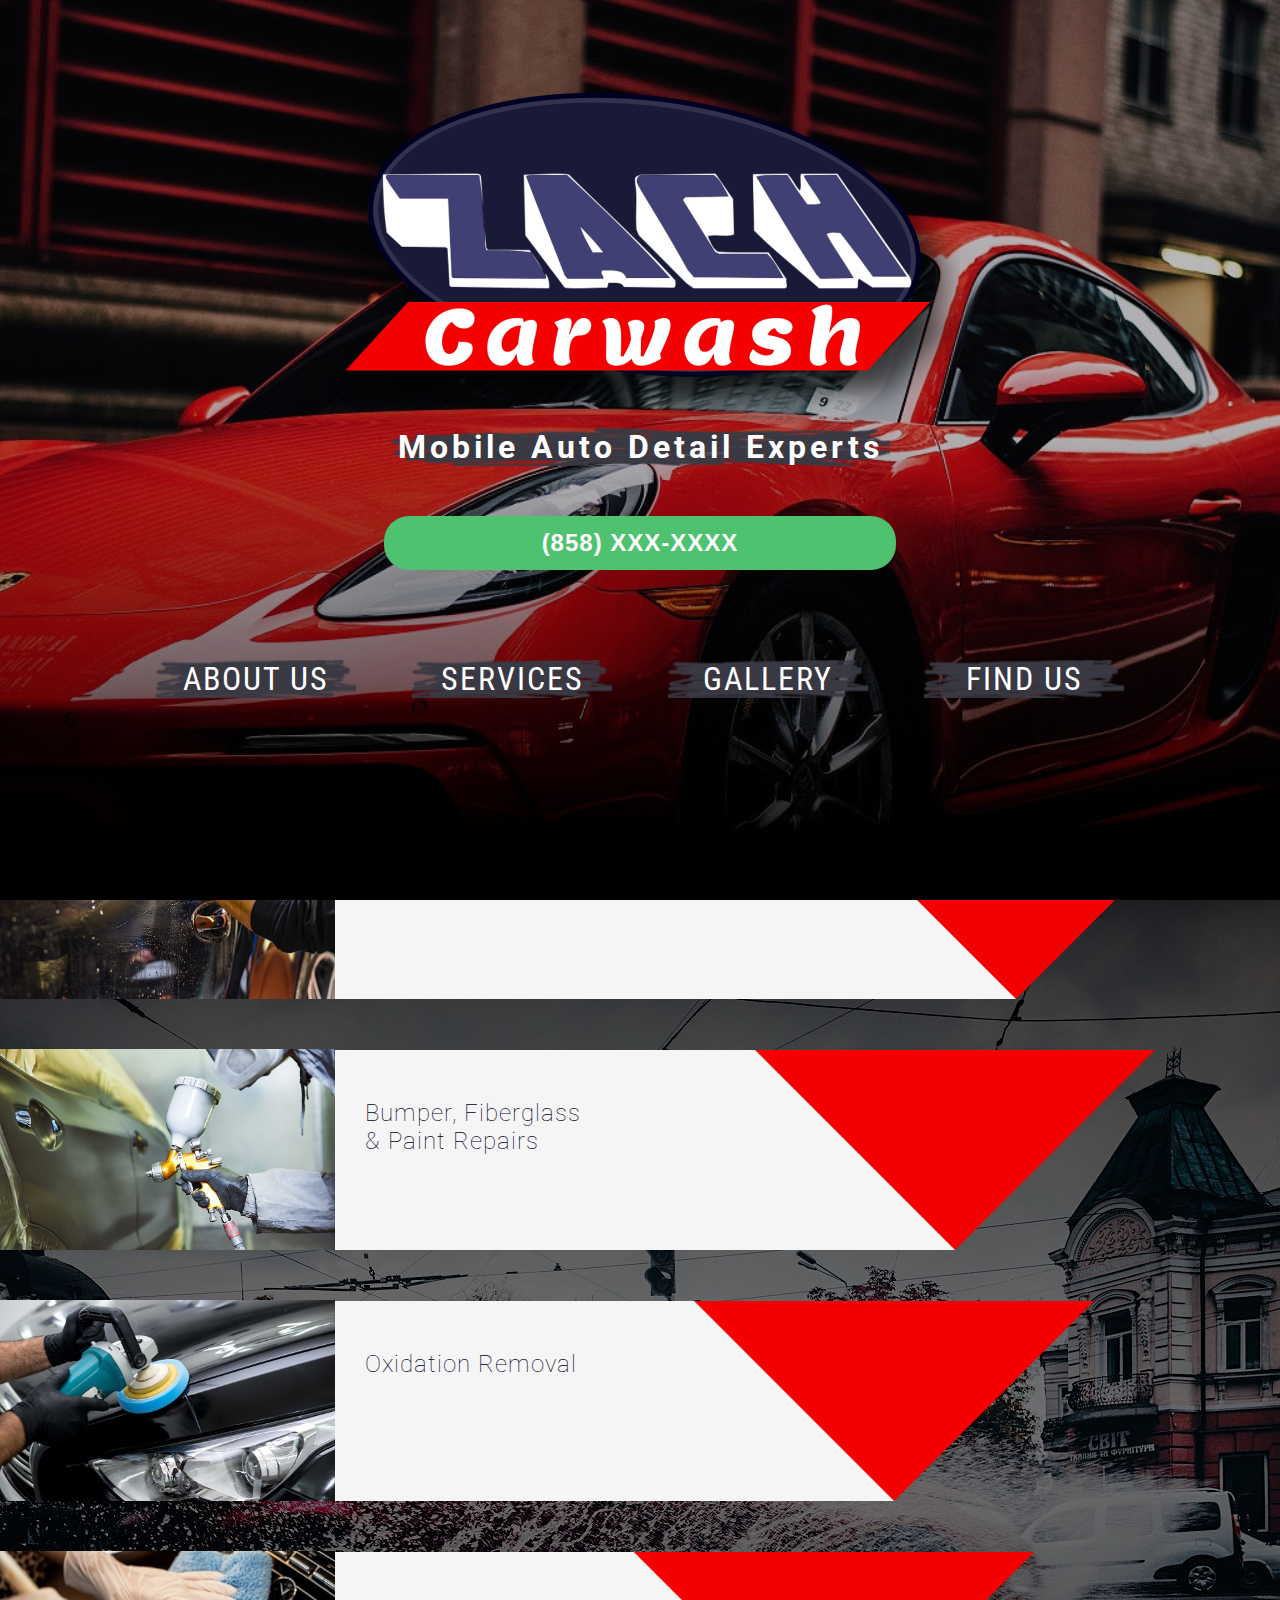
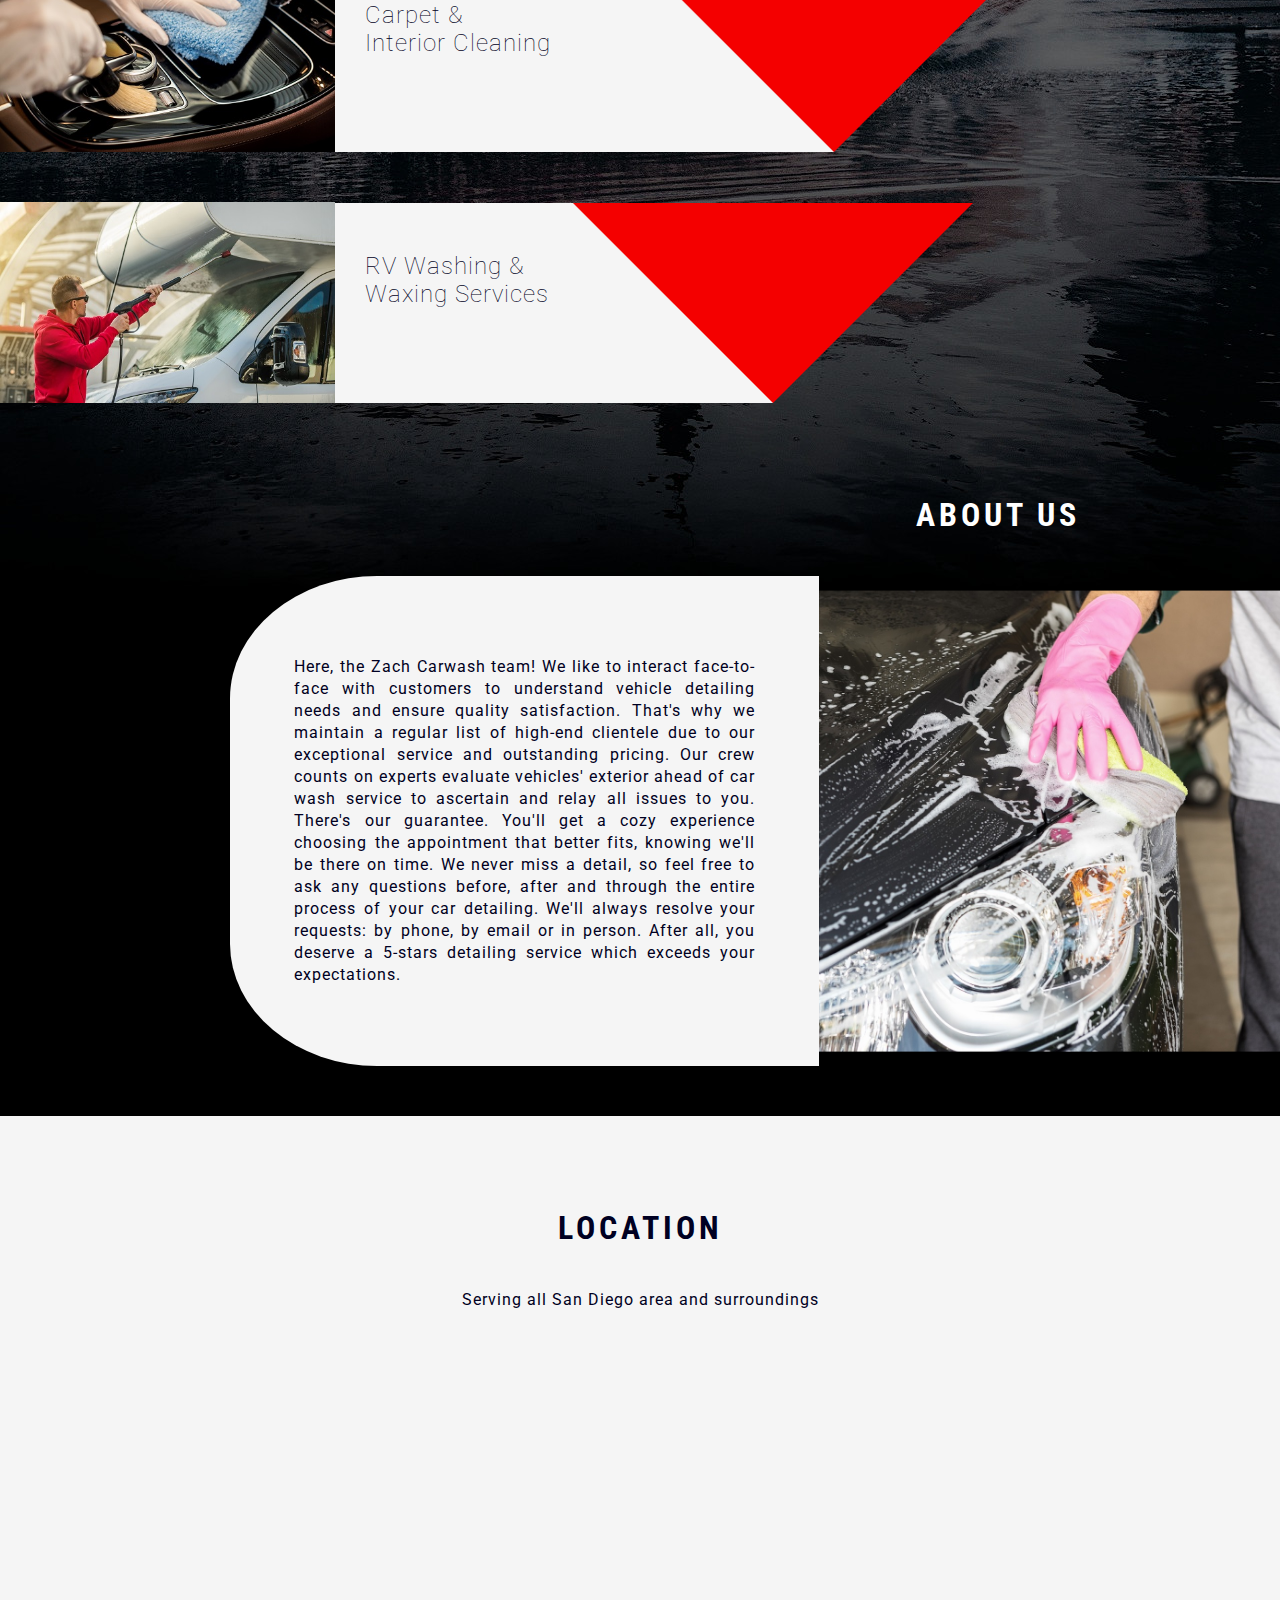
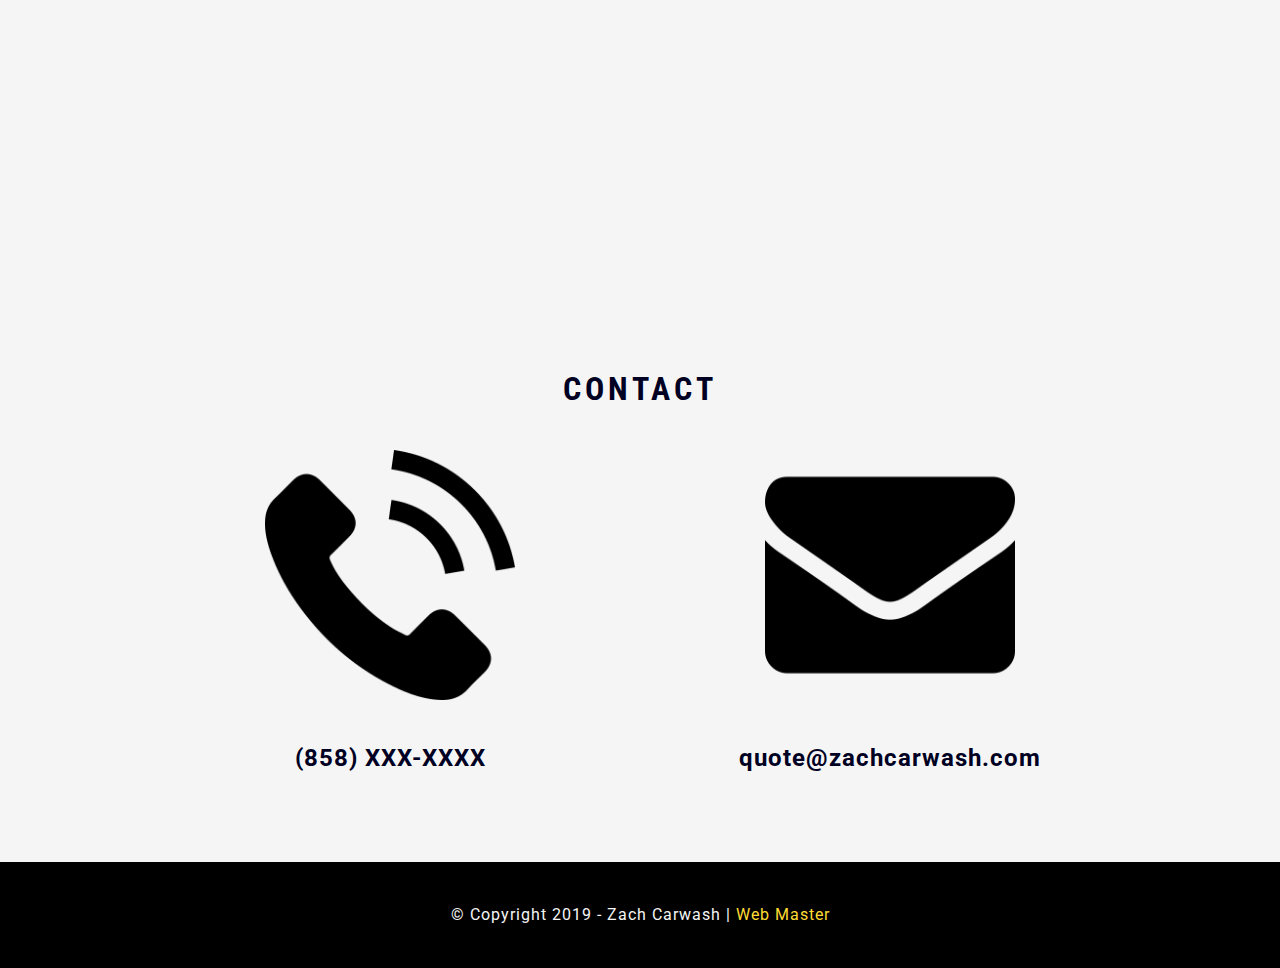
<file: index.html>
<!DOCTYPE html>
<html lang="en">
<head>
    <meta charset="UTF-8">
    <meta name="viewport" content="width=device-width, initial-scale=1.0">
    <meta http-equiv="X-UA-Compatible" content="ie=edge">
    <title>Zach Carwash</title>
    <link rel="stylesheet" href="styles/banner.css">
    <link rel="stylesheet" href="styles/structure.css">
    <link rel="stylesheet" href="styles/colors-fx.css">
    <link rel="stylesheet" href="styles/fonts.css">
    <link href="https://fonts.googleapis.com/css?family=Roboto|Roboto+Condensed" rel="stylesheet">
    <link rel="stylesheet" href="styles/animations.css">
    <link rel="stylesheet" href="styles/responsive-services.css">
    <link rel="stylesheet" href="styles/responsive-front.css">
    <link rel="stylesheet" href="styles/responsive-info.css">
    <link rel="stylesheet" href="styles/responsive-findUs.css">
</head>
<body>
    <header>
        <slider>
            <slide><p></p></slide>
            <slide><p></p></slide>
            <slide><p></p></slide>
            <slide><p></p></slide>
        </slider>
        <div class="front">
            <div id="logo" class="fadeIn">
                <h1>Zach Carwash</h1>
                <img src="images/logo.png" alt="Zach Carwash">
            </div>
            <div id="subtitle">
                <section>
                    <h2>Mobile Auto Detail Experts</h2>
                </section>
            </div>
            <div id="callButton">
                <a href="tel:858XXXXXXX"><button>(858) XXX-XXXX</button></a>
            </div>
            <nav class="fadeInDown">
                <ul>
                    <li><a href="#info">About Us</a></li>
                    <li><a href="#services">Services</a></li>
                    <li><a href="gallery.html">Gallery</a></li>
                    <li><a href="#location">Find Us</a></li>
                </ul>
            </nav>
        </div>
    </header>
    <main>
        <div class="break1"></div>
        <div id="services" class="fadeInLeft">
            <div class="band">
                <img src="images/service1.jpg" alt="Auto, Boat & Cycle Detailing">
                <h3>Auto, Boat & <br>Cycle Detailing</h3>
            </div>
            <div class="band">
                <img src="images/service2.jpg" alt="Bumper, Fiberglass & Paint Repairs">
                <h3>Bumper, Fiberglass <br>& Paint Repairs</h3>
            </div>
            <div class="band">
                <img src="images/service3.jpg" alt="Oxidation Removal">
                <h3>Oxidation Removal</h3>
            </div>
            <div class="band">
                <img src="images/service4.jpg" alt="Carpet & <br>Interior Cleaning">
                <h3>Carpet & <br>Interior Cleaning</h3>
            </div>
            <div class="band">
                <img src="images/service5.jpg" alt="RV Washing & Waxing Services">
                <h3>RV Washing & <br>Waxing Services</h3>
            </div>
        </div>
        <div id="info">
            <section>
                <h4>About Us</h4>
                <div id="infoContainer">
                    <div class="box"></div>
                    <div class="box">
                        <p>Here, the Zach Carwash team!
                            We like to interact face-to-face with customers to understand vehicle detailing needs and ensure quality satisfaction. 
                            That's why we maintain a regular list of high-end clientele due to our exceptional service and outstanding pricing.
                            Our crew counts on experts evaluate vehicles' exterior ahead of car wash service to ascertain and relay all issues to you. 
                            There's our guarantee.
                            You'll get a cozy experience choosing the appointment that better fits, knowing we'll be there on time. We never miss 
                            a detail, so feel free to ask any questions before, after and through the entire process of your car detailing. 
                            We'll always resolve your requests: by phone, by email or in person.
                            After all, you deserve a 5-stars detailing service which exceeds your expectations.</p>
                    </div>
                    <div class="box">
                        <img src="images/info.jpg" alt="Car Washing">
                    </div>
                </div>
            </section>
        </div>
        <div class="break05"></div>
    </main>
    <section class="container">
        <div class="break05"></div>
        <div id="location">
            <h4>Location</h4>
            <p>Serving all San Diego area and surroundings</p>
            <div id="gMap">
                <div class="mapouter">
                    <div class="gmap_canvas">
                        <iframe id="gmap_canvas" src="https://maps.google.com/maps?q=San%20Diego&t=&z=11&ie=UTF8&iwloc=&output=embed" frameborder="0" scrolling="no" marginheight="0" marginwidth="0"></iframe>
                    </div>   
                </div>
            </div>
            <div class="break05"></div>
        </div>
        <div id="contact">
            <div class="break05"></div>
            <h4>Contact</h4>
            <div id="contactElements">
                <a href="tel:858XXXXXXX">
                    <section>
                        <img src="images/telephone.png" alt="(858) XXX-XXXX">
                        <h5>(858) XXX-XXXX</h5>
                    </section>
                </a>
                <a href="mailto:quote@zachcarwash.com">
                    <section>
                        <img src="images/envelope.png" alt="quote@zachcarwash.com">
                        <h5>quote@zachcarwash.com</h4>
                    </section>
                </a>
            </div>
            <div class="break05"></div>
        </div>
    </section>
    <footer>
        <div class="copy">
            <p>&copy Copyright 2019 - Zach Carwash | <a href="https://justinsalcedo.com">Web Master</a></p>
        </div>
    </footer>
</body>
</html>
</file>
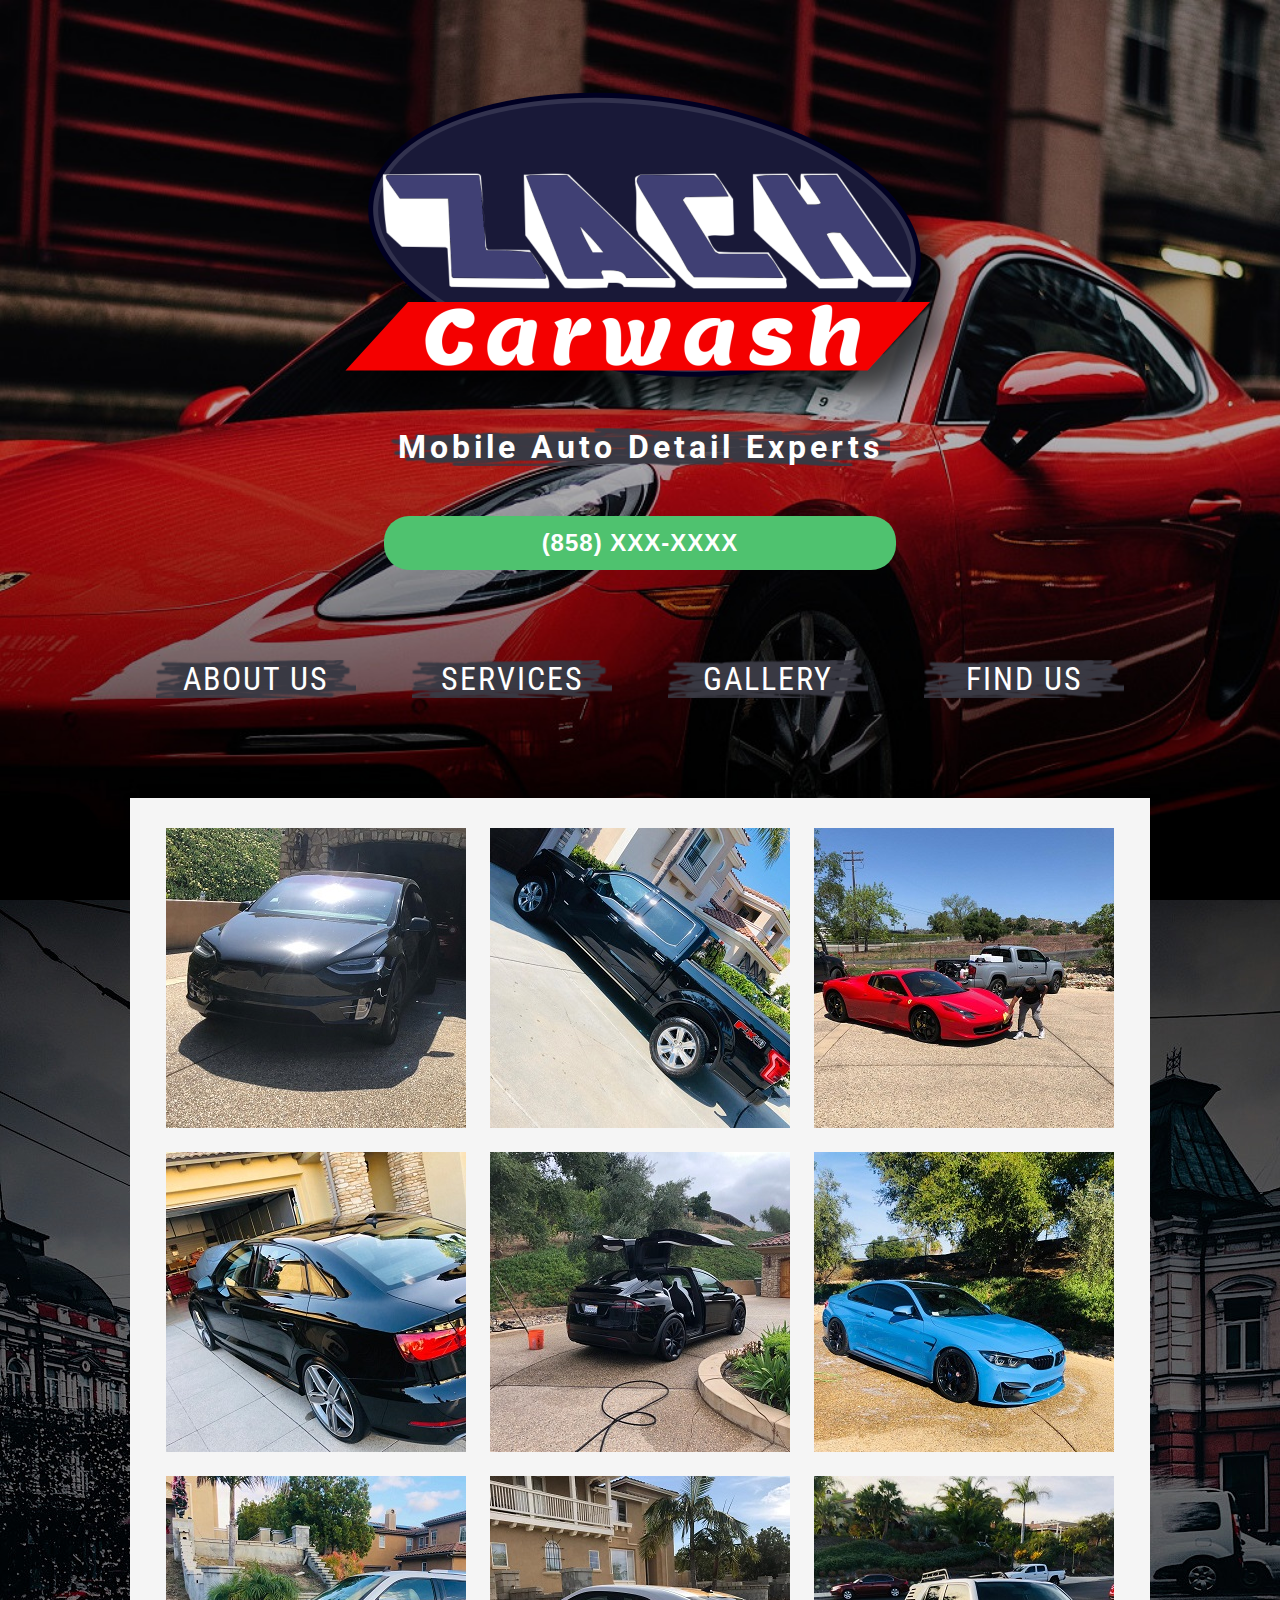
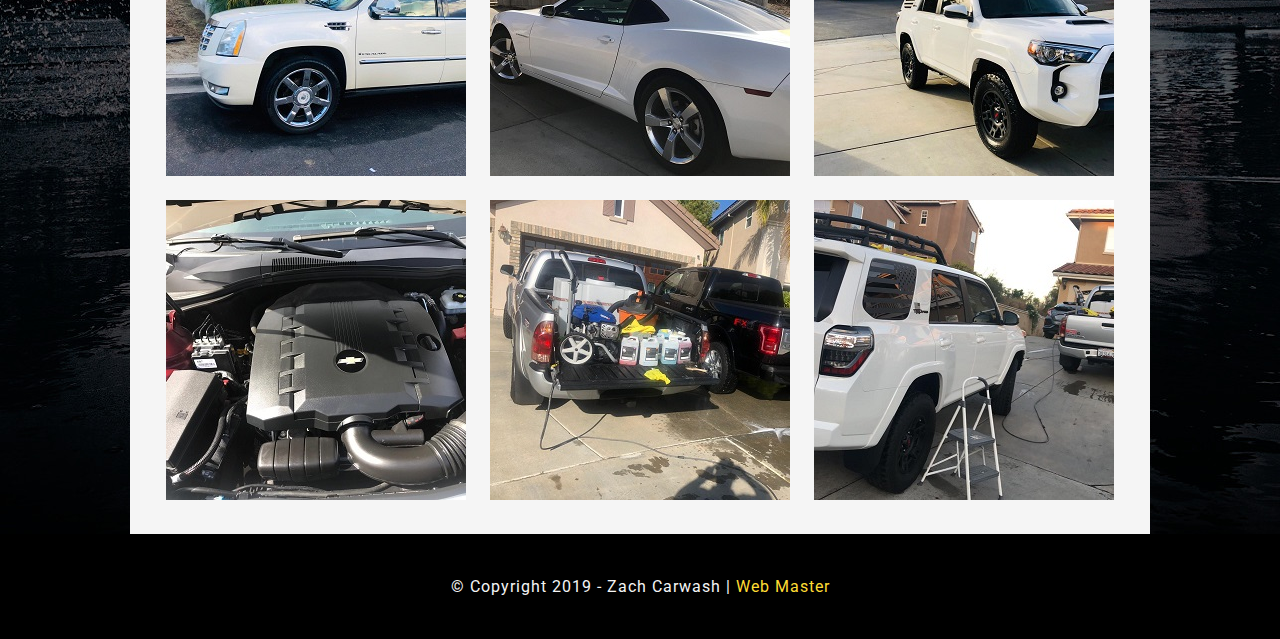
<file: gallery.html>
<!DOCTYPE html>
<html lang="en">
<head>
    <meta charset="UTF-8">
    <meta name="viewport" content="width=device-width, initial-scale=1.0">
    <meta http-equiv="X-UA-Compatible" content="ie=edge">
    <title>Gallery - Zach Carwash</title>
    <link rel="stylesheet" href="styles/banner.css">
    <link rel="stylesheet" href="styles/structure.css">
    <link rel="stylesheet" href="styles/colors-fx.css">
    <link rel="stylesheet" href="styles/fonts.css">
    <link href="https://fonts.googleapis.com/css?family=Roboto|Roboto+Condensed" rel="stylesheet">
    <link rel="stylesheet" href="styles/animations.css">
    <link rel="stylesheet" href="styles/responsive-front.css">
    <link rel="stylesheet" href="styles/lightbox.min.css">
    <script src="scripts/lightbox-plus-jquery.min.js"></script>
    <link rel="stylesheet" href="styles/responsive-findUs.css">
    <link rel="stylesheet" href="styles/responsive-gallery.css">
</head>
<body>
    <header>
        <slider>
            <slide><p></p></slide>
            <slide><p></p></slide>
            <slide><p></p></slide>
            <slide><p></p></slide>
        </slider>
        <div class="front">
            <div id="logo" class="fadeIn">
                <h1>Zach Carwash</h1>
                <img src="images/logo.png" alt="Zach Carwash">
            </div>
            <div id="subtitle">
                <section>
                    <h2>Mobile Auto Detail Experts</h2>
                </section>
            </div>
            <div id="callButton">
                <a href="tel:858XXXXXXX"><button>(858) XXX-XXXX</button></a>
            </div>
            <nav class="fadeInDown">
                <ul>
                    <li><a href="index.html#info">About Us</a></li>
                    <li><a href="index.html#services">Services</a></li>
                    <li><a href="gallery.html">Gallery</a></li>
                    <li><a href="index.html#location">Find Us</a></li>
                </ul>
            </nav>
        </div>
    </header>
    <main>
        <div class="break1"></div>
        <div class="galleryContainer">
            <a href="images/gallery/car1.jpg" data-lightbox="mygallery"><img src="images/gallery/car1small.jpg" alt="Front of Black Car"></a>
            <a href="images/gallery/car2.jpg" data-lightbox="mygallery"><img src="images/gallery/car2small.jpg" alt="Black Truck"></a>
            <a href="images/gallery/car3.jpg" data-lightbox="mygallery"><img src="images/gallery/car3small.jpg" alt="Red Car"></a>
            <a href="images/gallery/car4.jpg" data-lightbox="mygallery"><img src="images/gallery/car4small.jpg" alt="Back of Black Car"></a>
            <a href="images/gallery/car5.jpg" data-lightbox="mygallery"><img src="images/gallery/car5small.jpg" alt="Black Car with Open Doors"></a>
            <a href="images/gallery/car6.jpg" data-lightbox="mygallery"><img src="images/gallery/car6small.jpg" alt="Blue Car"></a>
            <a href="images/gallery/car7.jpg" data-lightbox="mygallery"><img src="images/gallery/car7small.jpg" alt="White Suburban"></a>
            <a href="images/gallery/car8.jpg" data-lightbox="mygallery"><img src="images/gallery/car8small.jpg" alt="Back of White Car"></a>
            <a href="images/gallery/car9.jpg" data-lightbox="mygallery"><img src="images/gallery/car9small.jpg" alt="Front of White Car"></a>
            <a href="images/gallery/car10.jpg" data-lightbox="mygallery"><img src="images/gallery/car10small.jpg" alt="Cleaned Car Engine"></a>
            <a href="images/gallery/car11.jpg" data-lightbox="mygallery"><img src="images/gallery/car11small.jpg" alt="Car Cleaning Equipment"></a>
            <a href="images/gallery/car12.jpg" data-lightbox="mygallery"><img src="images/gallery/car12small.jpg" alt="Cleaning White Truck"></a>
        </div>
    </main>
    <footer>
        <div class="copy">
            <p>&copy Copyright 2019 - Zach Carwash | <a href="https://justinsalcedo.com">Web Master</a></p>
        </div>
    </footer>
</body>
</html>
</file>
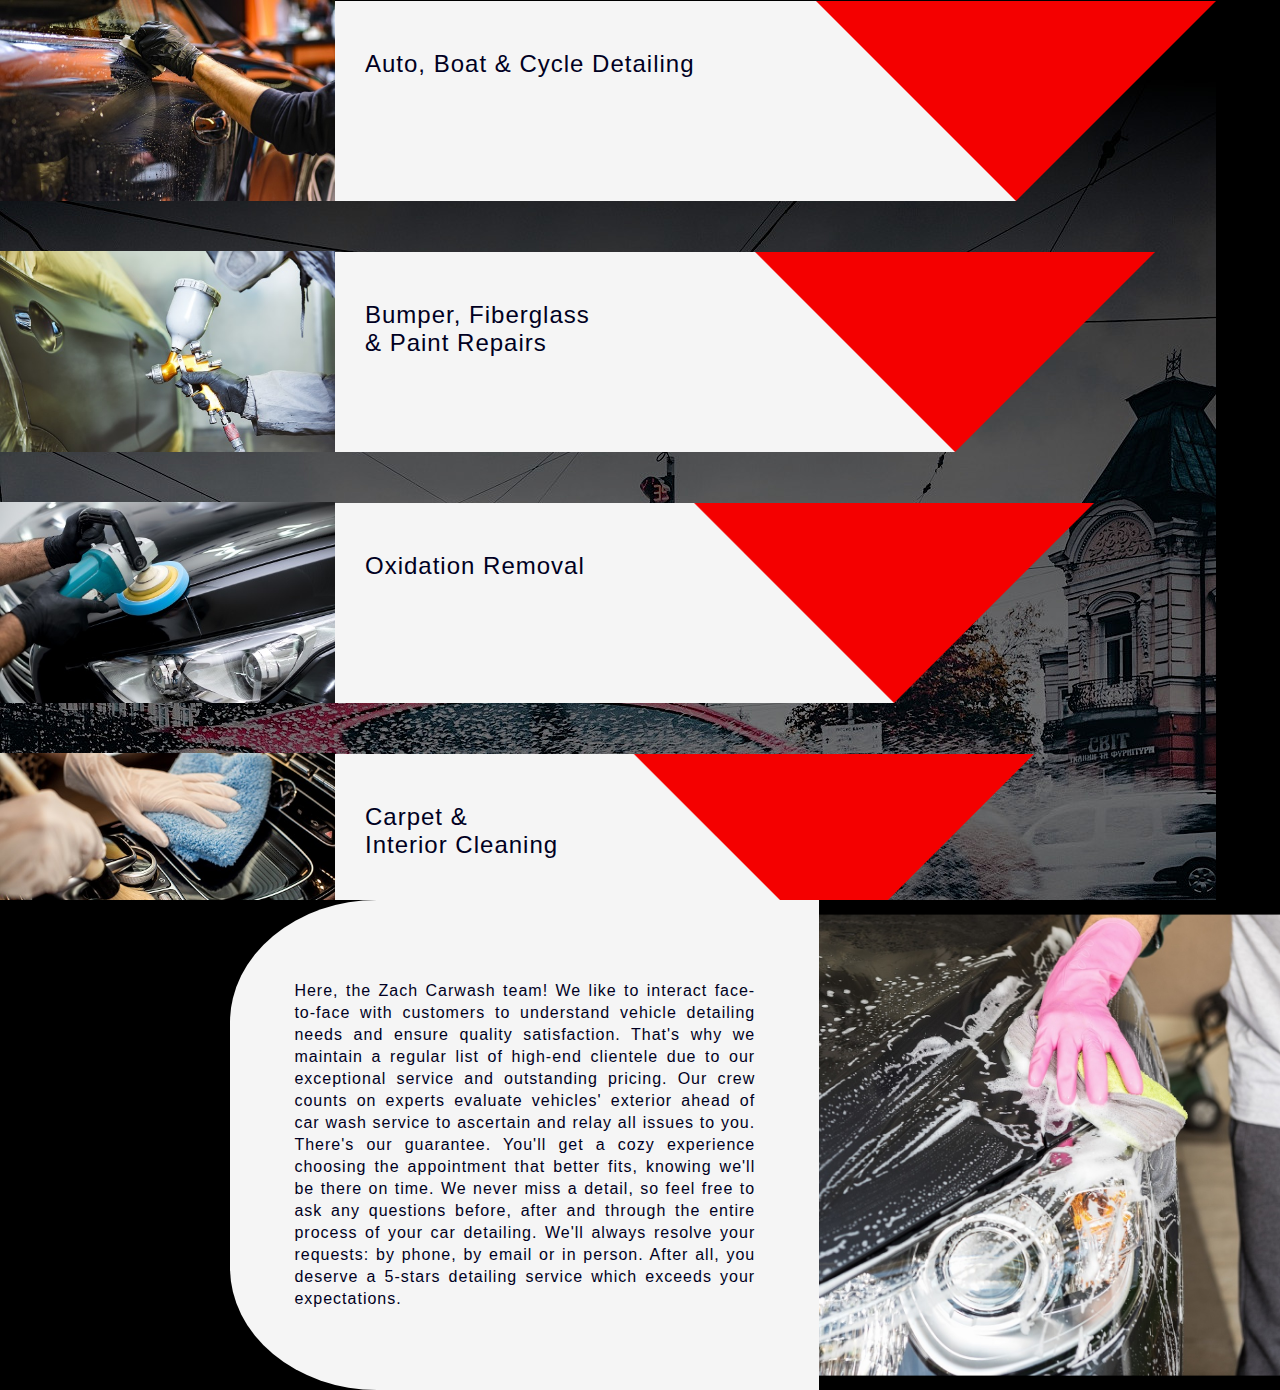
<file: test2.html>
<!DOCTYPE html>
<html lang="en">
<head>
    <meta charset="UTF-8">
    <meta name="viewport" content="width=device-width, initial-scale=1.0">
    <meta http-equiv="X-UA-Compatible" content="ie=edge">
    <title>Zach Carwash</title>
    <link rel="stylesheet" href="styles/colors-fx.css">
    <link rel="stylesheet" href="styles/fonts.css">
    <link rel="stylesheet" href="styles/test2.css">
</head>
<body>
    <!-- <slider>
        <slide><p>Slide 1</p></slide>
        <slide><p>Slide 2</p></slide>
        <slide><p>Slide 3</p></slide>
        <slide><p>Slide 4</p></slide>
    </slider> -->
    <main>
        <div class="band">
            <img src="images/service1.jpg" alt="">
            <h3>Auto, Boat & <br>Cycle Detailing</h3>
        </div>
        <div class="band">
            <img src="images/service2.jpg" alt="">
            <h3>Bumper, Fiberglass <br>& Paint Repairs</h3>
        </div>
        <div class="band">
            <img src="images/service3.jpg" alt="">
            <h3>Oxidation Removal</h3>
        </div>
        <div class="band">
            <img src="images/service4.jpg" alt="">
            <h3>Carpet & <br>Interior Cleaning</h3>
        </div>
        <div class="band">
            <img src="images/service5.jpg" alt="">
            <h3>RV Washing & <br>Waxing Services</h3>
        </div>
    </main>
    <div id="info">
        <div id="infoContainer">
            <div class="box"></div>
            <div class="box">
                <p>Here, the Zach Carwash team!
                    We like to interact face-to-face with customers to understand vehicle detailing needs and ensure quality satisfaction. 
                    That's why we maintain a regular list of high-end clientele due to our exceptional service and outstanding pricing.
                    Our crew counts on experts evaluate vehicles' exterior ahead of car wash service to ascertain and relay all issues to you. 
                    There's our guarantee.
                    You'll get a cozy experience choosing the appointment that better fits, knowing we'll be there on time. We never miss 
                    a detail, so feel free to ask any questions before, after and through the entire process of your car detailing. 
                    We'll always resolve your requests: by phone, by email or in person.
                    After all, you deserve a 5-stars detailing service which exceeds your expectations.</p>
            </div>
            <div class="box">
                <img src="images/info.jpg" alt="">
            </div>
        </div>
    </div>
</body>
</file>
<file: styles/banner.css>
slider {
    display: block;
    width: 100%;
    height: 100%;
    background-color: black;
    overflow: hidden;
    position: absolute;
}
   
slider > * {
    position: absolute;
    display: block;
    width: 100%;
    height: 100%;
    background: black;
    animation: slide 12s infinite;
    overflow: hidden;
}
   
slide:nth-child(1){
    left: 0%;
    animation-delay: -1s;
    background-image: url("../images/banner1.jpg");
    background-size: cover;
    background-position: center;
}
   
slide:nth-child(2){
    animation-delay: 2s;
    background-image: url("../images/banner2.jpg");
    background-size: cover;
    background-position: center;
}
   
slide:nth-child(3){
    animation-delay: 5s;
    background-image: url("../images/banner3.jpg");
    background-size: cover;
    background-position: center;
}
   
slide:nth-child(4){
    left: 0%;
    animation-delay: 8s;
    background-image: url("../images/banner4.jpg");
    background-size: cover;
    background-position: center;
}
   
slide p {
    font-family: Comfortaa;
    font-size: 70px;
    text-align: center;
    display: inline-block;
    width: 100%;
    margin-top: 340px;
    color: #fff;
}
   
@keyframes slide {
    0% { left: 100%; width: 100%; }
    5% { left: 0%; }
    25% { left: 0%; }
    30% { left: -100%; width: 100%; }
    30.0001% { left: -100%; width: 0%; }
    100% { left: 100%; width: 0%; }
}
</file>
<file: styles/structure.css>
html, body {
    width: 100%;
    height: 100%;
    padding: 0;
    margin: 0px;
}

/* Breaks */

.break05 {
    height: 50px;
}

.break1 {
    height: 100px;
}

.break2 {
    height: 200px;
}

/* Header */
.front {
    position: relative;
    padding-top: 10%;
}

#logo {
    text-align: center;
}

    #logo img {
        width: 50%;
    }

#subtitle {
    text-align: center;
}

    #subtitle section h2 {
        width: 50%;
        margin: auto;
    }

#callButton {
    text-align: center;
}

    #callButton button {
        margin-top: 50px;
        width: 40%;
        height: 6vh;
    }

/* Navigation bar */
nav {
    text-align: center;
}

nav ul {
    display: flex;
    list-style: none;
    justify-content: space-between;
    width: 80%;
    margin: auto;
    margin-top: 10vh;
    padding: 0;
}

    nav ul li {
        width: 100%;
    }

/* Main */

#services {
    display: block;
    width: 95%;
    height: 100%;
    overflow: hidden;
}

.band {
    background: url("../images/band2.png") no-repeat right;
    height: 201px;
    margin-bottom: 50px;
    width: 100%;
    display: flex;
}

.band h3 {
    margin: 0;
    padding: 50px 30px;
}

.band:nth-child(1) br{
    display: none;
}

.band:nth-child(1) {
    width: 75%;
}

.band:nth-child(2) {
    width: 70%;
}

.band:nth-child(3) {
    width: 65%;
}

.band:nth-child(4) {
    width: 60%;
}

.band:nth-child(5) {
    width: 55%;
}

.band img {
    width: 335px;
}

/* About Us */
#info section {
    text-align: right;
}

#info h4 {
    margin-right: 200px;
}

#infoContainer {
    width: 100%;
    display: flex;
}

.box {
    width: 100%;
}

.box:nth-child(2) {
    border-radius: 25% 0 0 25%;
    text-align: justify;
    padding: 5%;
}

.box img {
    width: 100%;
    margin: auto;
    position: relative;
    top: 50%;
    transform: translate(0, -50%);
}

/* Find Us */
#location, #contact {
    width: 1000px;
    margin: auto;
    text-align: center;
}

#contactElements {
    display: flex;
}

    #contactElements img {
        width: 50%;
    }

/* Google Maps */
.mapouter {
    position: relative;
    text-align: center;
    height: 500px;
    width: 1000px;
    margin: auto;
}

.gmap_canvas {
    overflow: hidden;
    background: none!important;
    height: 500px;
    width: 1000px;
    margin: auto;
}

.gmap_canvas iframe {
    width: 1000px;
    height: 500px;
}

/* Footer */
footer {
    padding: 2%;
    text-align: center;
}

/* Gallery */
.galleryContainer {
    width: 1000px;
    margin: auto;
    text-align: center;
    padding: 20px 10px;
    position: relative;
}

.galleryContainer img {
    padding: 10px;
}
</file>
<file: styles/colors-fx.css>
body {
    background: #000000;
}

/* Root color */

:root{
    --black: #000022;
    --white: #f5f5f5;
    --yellow: #ffdc34;
    --red: #f40000;
    --guinda: #c10000;
    --green: #4fc26f;
    --lightGreen: #78dd96;
}

/* Banner */
#subtitle section h2 {
    background: url("../images/marks1.png") no-repeat 50% 50%;
}

#callButton button {
    border: none;
    border-radius: 25px;
    background-color: var(--green);
}

nav ul li {
    background: url("../images/marks2.png") no-repeat 50% 50%;
}

/* Main */

main {
    background: url("../images/background.jpg") repeat-x;
}

.band {
    background: url("../images/band2.png") no-repeat 100%;
}

/* About Us */
.box:nth-child(2) {
    background: var(--white);
}

/* Find Us */
.container {
    background: var(--white);
}

/* Gallery */
.galleryContainer {
    background: var(--white);
}

.galleryContainer img {
    transition: 1s;
}
</file>
<file: styles/fonts.css>
body {
    font-family: 'Roboto', 'Segoe UI', sans-serif;
    font-size: 16px;
    color: var(--black);
}

h1 {
    display: none;
}

h2, h4 {
    font-size: 32px;
    color: white;
    letter-spacing: 4px;
}

h3, h5 {
    font-size: 24px;
    letter-spacing: 1px;
}

main h3 {
    font-weight: lighter;
}

h4 {
    text-transform: uppercase;
    font-family: 'Roboto Condensed', sans-serif;
}

#callButton button {
    font-size: 24px;
    color: white;
    font-weight: bold;
    letter-spacing: 1px;
}

p {
    letter-spacing: 1px;
    line-height: 22px;
}

.container h4 {
    color: var(--black);
}

#contactElements a {
    text-decoration: none;
    color: var(--black);
}

nav ul a {
    font-size: 32px;
    font-family: 'Roboto Condensed', sans-serif;
    color: white;
    text-decoration: none;
    letter-spacing: 2px;
    text-transform: uppercase;
}

.copy {
    color: var(--white);
}

footer a {
    text-decoration: none;
    color: var(--yellow);
}
</file>
<file: styles/animations.css>
/* Banner */
#callButton button:hover {
    background-color: var(--lightGreen);
    box-shadow: 2px 2px 3px var(--lightGreen);
}

/* Navigation bar */
nav ul a:hover {
    font-size: 36px;
    color: var(--yellow);
}

/* Contact */
#contactElements img:hover {
    width: 60%;
}

/* Gallery */
.galleryContainer img:hover {
	filter: grayscale(100%);
	transform: scale(1.1);
}

/* Animations */

.fadeIn {
	animation-duration: 2s;
	animation-fill-mode: both;
	animation-name: fadeIn;
}

@keyframes fadeIn {
	from {
		opacity: 0;
	}

	to {
		opacity: 1;
	}
}

.fadeIn3 {
	animation-duration: 3s;
	animation-fill-mode: both;
	animation-name: fadeIn;
}

@keyframes fadeIn {
	from {
		opacity: 0;
	}

	to {
		opacity: 1;
	}
}

.fadeInDown {
	animation-duration: 1s;
	animation-fill-mode: both;
	animation-name: fadeInDown;
}

@keyframes fadeInDown {
	from {
		opacity: 0;
		transform: translate3d(0, -100%, 0);
	}

	to {
		opacity: 1;
		transform: translate3d(0, 0, 0);
	}
}

.fadeInLeft {
	animation-duration: 1s;
	animation-fill-mode: both;
	animation-name: fadeInLeft;
}

@keyframes fadeInLeft {
	from {
		opacity: 0;
		transform: translate3d(-100%, 0, 0);
	}

	to {
		opacity: 1;
		transform: translate3d(0, 0, 0);
	}
}

.fadeInRight {
	animation-duration: 1s;
	animation-fill-mode: both;
	animation-name: fadeInRight;
}

@keyframes fadeInRight {
	from {
		opacity: 0;
		transform: translate3d(143%, 0, 0);
	}

	to {
		opacity: 1;
		transform: translate3d(43%, 0, 0);
	}
}
</file>
<file: styles/responsive-services.css>
@media (max-width: 1900px) {
    .band {
        background: url("../images/band2.png") no-repeat right;
    }

    .band:nth-child(1) {
        width: 100%;
    }

    .band:nth-child(2) {
        width: 95%;
    }

    .band:nth-child(3) {
        width: 90%;
    }
    .band:nth-child(4) {
        width: 85%;
    }
    .band:nth-child(5) {
        width: 80%;
    }
}

@media (max-width: 1200px) {
    .band {
        height: 150px;
        background-size: contain;
    }

    .band img {
        width: 250px;
    }
}

@media (max-width: 850px) {
    .band {
        height: 120px;
        background-size: 110% 120px;
    }

    .band img {
        width: 200px;
    }

    .band h3 {
        padding: 30px;
        font-size: 18px;
    }
}

@media (max-width: 650px) {
    .band {
        height: 99px;
        background-size: 130% 99px;
        margin-bottom: 30px;
    }

    .band img {
        width: 165px;
    }

    .band h3 {
        padding: 30px 15px;
    }
}

@media (max-width: 650px) {
    .band {
        height: 60px;
        background-size: 130% 60px;
    }
    
    .band img {
        width: 100px;
    }

    .band h3 {
        padding: 5px 10px;
    }    
}

@media (max-width: 650px) {
    .band {
        background-size: 90% 60px;
    }

    .band h3 {
        font-size: 16px;
    } 
}

@media (max-width: 400px) {
    .band:nth-child(1) br{
        display: initial;
    }
}

@media (max-width: 350px) {
    .band {
        display: block;
        background: none;
        height: auto;
    }

    .band img {
        width: 150px;
        height: 90px;
    }

    .band h3 {
        background: url("../images/band2.png") no-repeat right;
        background-size: 100% 50px;
    } 
}
</file>
<file: styles/responsive-front.css>
@media (max-width: 1500px) {
    .front {
        padding-top: 5%;
    }
}

@media (max-width: 1000px) {
    h2 {
        font-size: 24px;
        letter-spacing: 1px;
    }

    nav ul a {
        font-size: 20px;
    }

    nav ul a:hover {
        font-size: 24px;
    }
}

@media (max-width: 650px) {
    #subtitle section h2 {
        background: url("../images/marks3.png") no-repeat;
        background-size: cover;
        border-radius: 5px;
    }

    #callButton button {
        font-weight: lighter;
    }

    h2 {
        font-size: 20px;
    }

    nav ul a {
        font-size: 18px;
    }

    nav ul a:hover {
        font-size: 20px;
    }

    nav ul li {
        background: none;
    }

}

@media (max-width: 600px) {
    #logo img {
        width: 60%;
    }
}

@media (max-width: 500px) {
    #logo img {
        width: 300px;
    }

    #subtitle section h2 {
        width: 90%;
    }

    #callButton button {
        margin-top: 50px;
        width: 250px;
        height: 50px;
    }

    nav li:nth-child(2) {
        display: none;
    }
}

@media (max-width: 350px) {
    nav ul {
        display: block;
    }

    nav ul li {
        padding-bottom: 3px;
    }
}
</file>
<file: styles/responsive-info.css>
@media (max-width: 1500px) {
    .box:nth-child(1) {
        width: 50%;
    }
}

@media (max-width: 1000px) {
    .box:nth-child(1) {
        width: 0%;
    }
}

@media (max-width: 800px) {
    .box:nth-child(1) {
        width: 100%;
    }

    .box:nth-child(2) {
        width: 100%;
    }

    .box:nth-child(3) {
        width: 0%;
    }    
}

@media (max-width: 700px) {
    .box:nth-child(1) {
        width: 50%;
    }
}

@media (max-width: 600px) {
    .box:nth-child(1) {
        width: 25%;
    }

    .box:nth-child(2) {
        padding: 10%;
    }
}

@media (max-width: 600px) {
    .box:nth-child(1) {
        width: 0%;
    }

    .box:nth-child(2) {
        border-radius: 120px;
    }
}

@media (max-width: 400px) {
    #info h4 {
        margin: auto;
    }
}
</file>
<file: styles/responsive-findUs.css>
@media (max-width: 1100px) {
    .gmap_canvas, .mapouter {
        width: 90%;
    }

    .gmap_canvas iframe {
        width: 100%;
    }
}

@media (max-width: 1000px) {
    #location, #contact {
        width: 90%;
    }
    
    .mapouter, .gmap_canvas, .gmap_canvas iframe {
        width: 600px;
    }
}

@media (max-width: 800px) {
    h5 {
        font-size: 18px;
    }
}

@media (max-width: 600px) {
    .mapouter, .gmap_canvas, .gmap_canvas iframe {
        width: 300px;
    }

    #contact .break05:nth-child(1) {
        display: none;
    }
}

@media (max-width: 500px) {
    #contactElements {
        display: block;
    }

    #contactElements img {
        width: 30%;
    }

    #contactElements img:hover {
        width: 40%;
    }
}

@media (max-width: 400px) {
    footer p {
        font-size: 12px;
    }
}

@media (max-width: 350px) {
    .mapouter, .gmap_canvas, .gmap_canvas iframe {
        width: 250px;
    }
}
</file>
<file: styles/responsive-gallery.css>
@media (max-width: 1100px) {
    .galleryContainer {
        width: 90%;
    }

    .galleryContainer img {
        width: 30%;
    }
}

@media (max-width: 1000px) {
    .galleryContainer {
        margin-top: 10%;
    }
}

@media (max-width: 800px) {
    .galleryContainer {
        margin-top: 0;
    }
}

@media (max-width: 500px) {
    .galleryContainer img {
        padding: 5px;
    }
}

@media (max-width: 500px) {
    .galleryContainer img {
        width: 40%;
    }
}
</file>
<file: styles/test2.css>
html, body {
    width: 100%;
    height: 100%;
    padding: 0;
    margin: 0px;
}
   
slider {
    display: block;
    width: 100%;
    height: 100%;
    background-color: #1f1f1f;
    overflow: hidden;
    position: absolute;
}
   
slider > * {
    position: absolute;
    display: block;
    width: 100%;
    height: 100%;
    background: #1f1f1f;
    animation: slide 12s infinite;
    overflow: hidden;
}
   
slide:nth-child(1){
    left: 0%;
    animation-delay: -1s;
    background-image: url("../images/banner1.jpg");
    background-size: cover;
    background-position: center;
}
   
slide:nth-child(2){
    animation-delay: 2s;
    background-image: url("../images/banner2.jpg");
    background-size: cover;
    background-position: center;
}
   
slide:nth-child(3){
    animation-delay: 5s;
    background-image: url("../images/banner3.jpg");
    background-size: cover;
    background-position: center;
}
   
slide:nth-child(4){
    left: 0%;
    animation-delay: 8s;
    background-image: url("../images/banner4.jpg");
    background-size: cover;
    background-position: center;
}
   
slide p {
    font-family: Comfortaa;
    font-size: 70px;
    text-align: center;
    display: inline-block;
    width: 100%;
    margin-top: 340px;
    color: #fff;
}
   
@keyframes slide {
    0% { left: 100%; width: 100%; }
    5% { left: 0%; }
    25% { left: 0%; }
    30% { left: -100%; width: 100%; }
    30.0001% { left: -100%; width: 0%; }
    100% { left: 100%; width: 0%; }
}

/* Bands */
main {
    display: block;
    width: 95%;
    height: 100%;
    background-color: #1f1f1f;
    overflow: hidden;
}

.band {
    background: url("../images/band2.png") no-repeat right;
    height: 201px;
    margin-bottom: 50px;
    width: 100%;
    display: flex;
}

.band h3 {
    margin: 0;
    padding: 50px 30px;
}

.band:nth-child(1) br{
    display: none;
}

.band:nth-child(1) {
    width: 75%;
}

.band:nth-child(2) {
    width: 70%;
}

.band:nth-child(3) {
    width: 65%;
}
.band:nth-child(4) {
    width: 60%;
}
.band:nth-child(5) {
    width: 55%;
}

.band img {
    width: 335px;
}

@media (max-width: 1900px) {
    .band {
        background: url("../images/band2.png") no-repeat right;
    }

    .band:nth-child(1) {
        width: 100%;
    }

    .band:nth-child(2) {
        width: 95%;
    }

    .band:nth-child(3) {
        width: 90%;
    }
    .band:nth-child(4) {
        width: 85%;
    }
    .band:nth-child(5) {
        width: 80%;
    }
}

@media (max-width: 1200px) {
    .band {
        height: 150px;
        background-size: contain;
    }

    .band img {
        width: 250px;
    }
}

@media (max-width: 850px) {
    .band {
        height: 120px;
        background-size: 110% 120px;
    }

    .band img {
        width: 200px;
    }

    .band h3 {
        padding: 30px;
        font-size: 18px;
    }
}

@media (max-width: 650px) {
    .band {
        height: 99px;
        background-size: 130% 99px;
        margin-bottom: 30px;
    }

    .band img {
        width: 165px;
    }

    .band h3 {
        padding: 30px 15px;
    }
}

@media (max-width: 650px) {
    .band {
        height: 60px;
        background-size: 130% 60px;
    }
    
    .band img {
        width: 100px;
    }

    .band h3 {
        padding: 5px 10px;
    }    
}

@media (max-width: 650px) {
    .band {
        background-size: 90% 60px;
    }

    .band h3 {
        font-size: 16px;
    } 
}

@media (max-width: 400px) {
    .band:nth-child(1) br{
        display: initial;
    }
}

@media (max-width: 350px) {
    .band {
        display: block;
        background: none;
        height: auto;
    }

    .band img {
        width: 150px;
        height: 90px;
    }

    .band h3 {
        background: url("../images/band2.png") no-repeat right;
        background-size: 100% 50px;
    } 
}

/* Info */
#infoContainer {
    width: 100%;
    display: flex;
}

.box {
    width: 100%;
}

.box:nth-child(2) {
    border-radius: 25% 0 0 25%;
    text-align: justify;
    padding: 5%;
    background: var(--white);
}

.box img {
    width: 100%;
    margin: auto;
    position: relative;
    top: 50%;
    transform: translate(0, -50%);
}

@media (max-width: 1500px) {
    .box:nth-child(1) {
        width: 50%;
    }
}

@media (max-width: 1000px) {
    .box:nth-child(1) {
        width: 0%;
    }
}

@media (max-width: 800px) {
    .box:nth-child(1) {
        width: 100%;
    }

    .box:nth-child(2) {
        width: 100%;
    }

    .box:nth-child(3) {
        width: 0%;
    }    
}

@media (max-width: 700px) {
    .box:nth-child(1) {
        width: 50%;
    }
}

@media (max-width: 600px) {
    .box:nth-child(1) {
        width: 25%;
    }

    .box:nth-child(2) {
        padding: 10%;
    }
}

@media (max-width: 600px) {
    .box:nth-child(1) {
        width: 0%;
    }

    .box:nth-child(2) {
        border-radius: 120px;
    }
}
</file>
